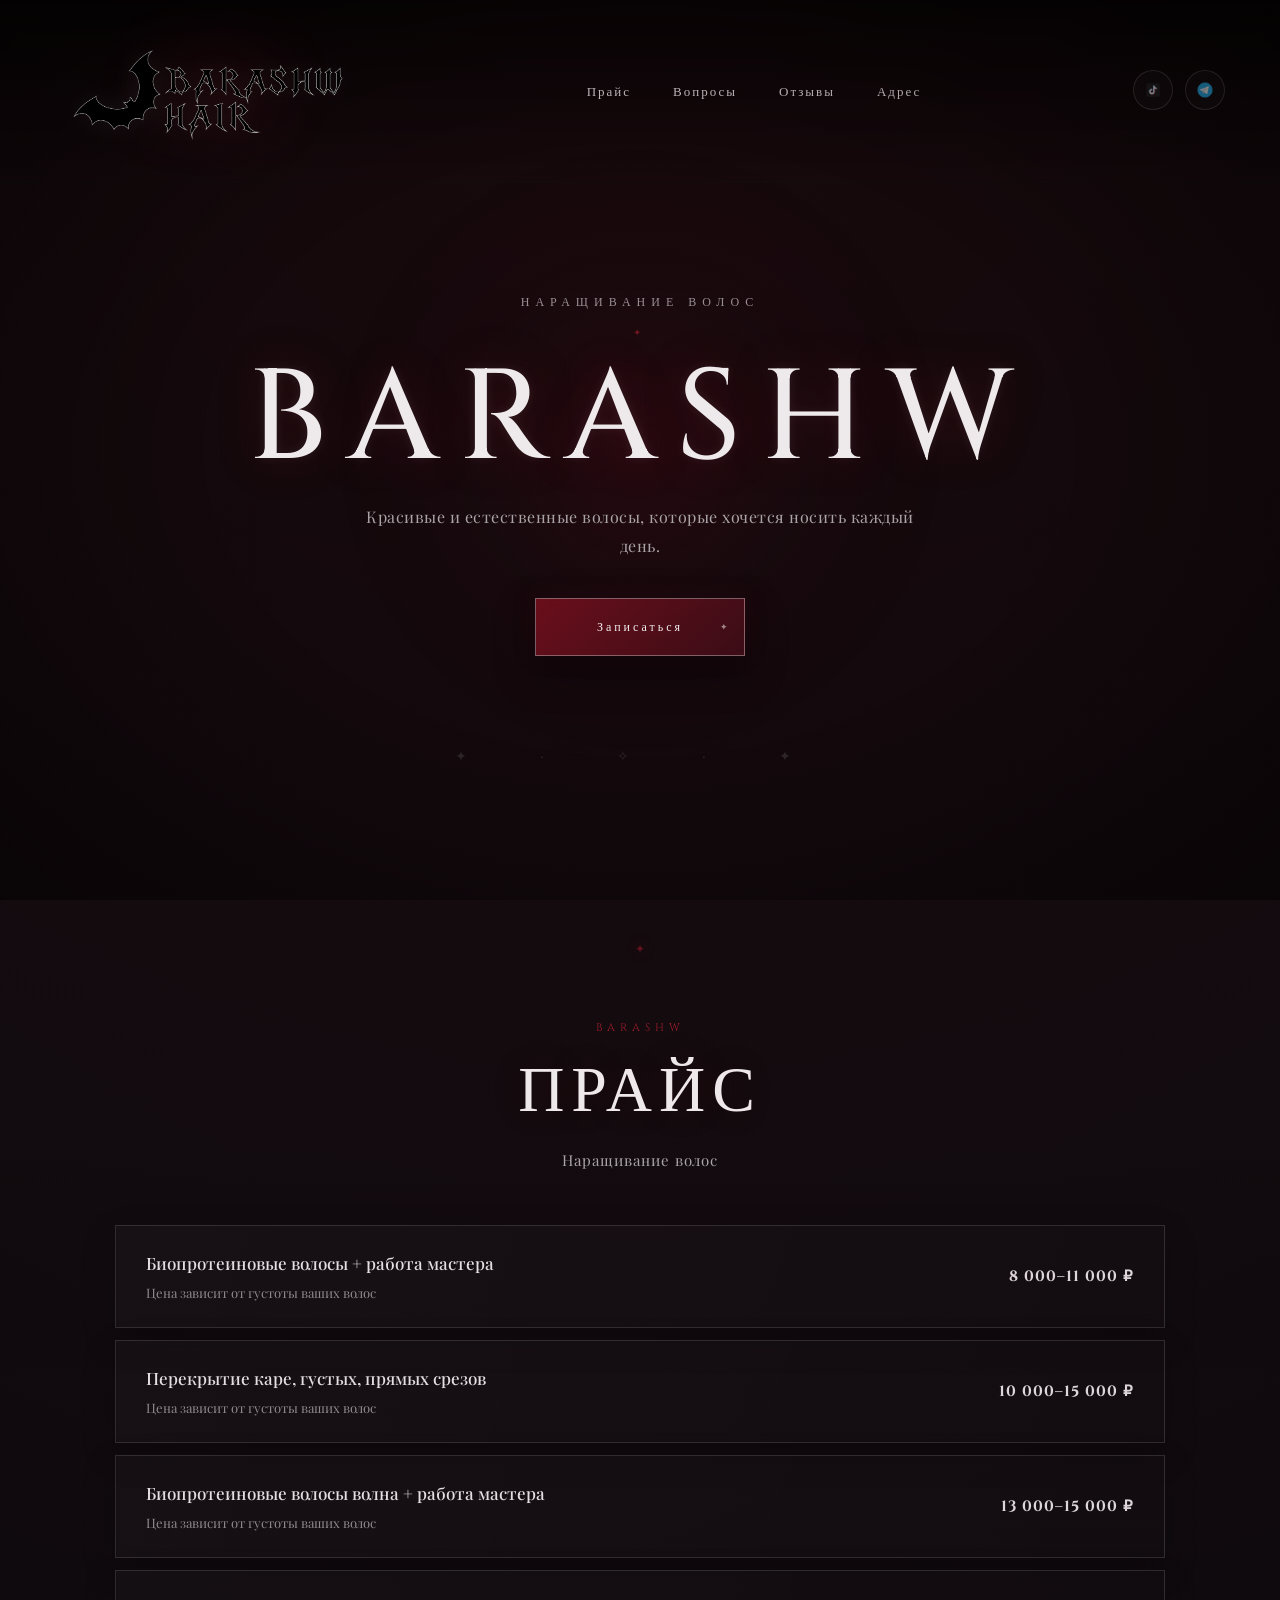
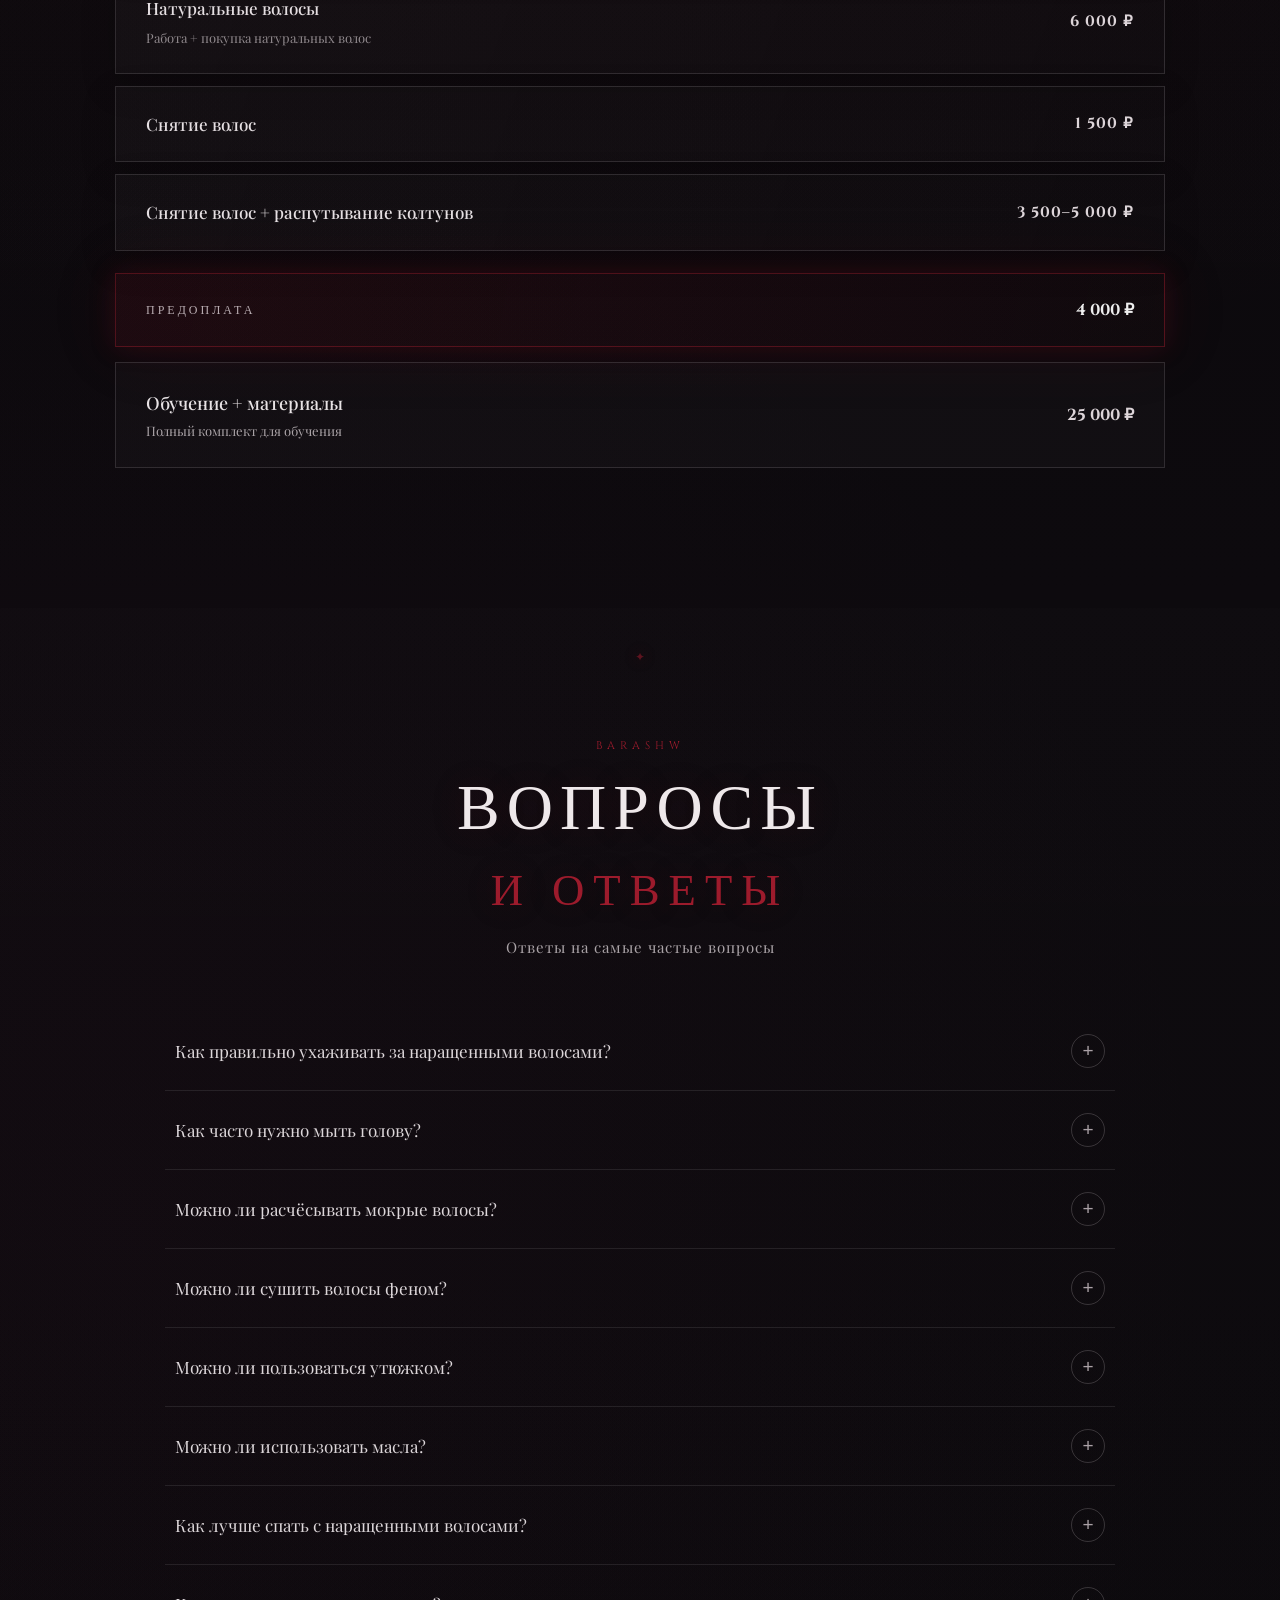
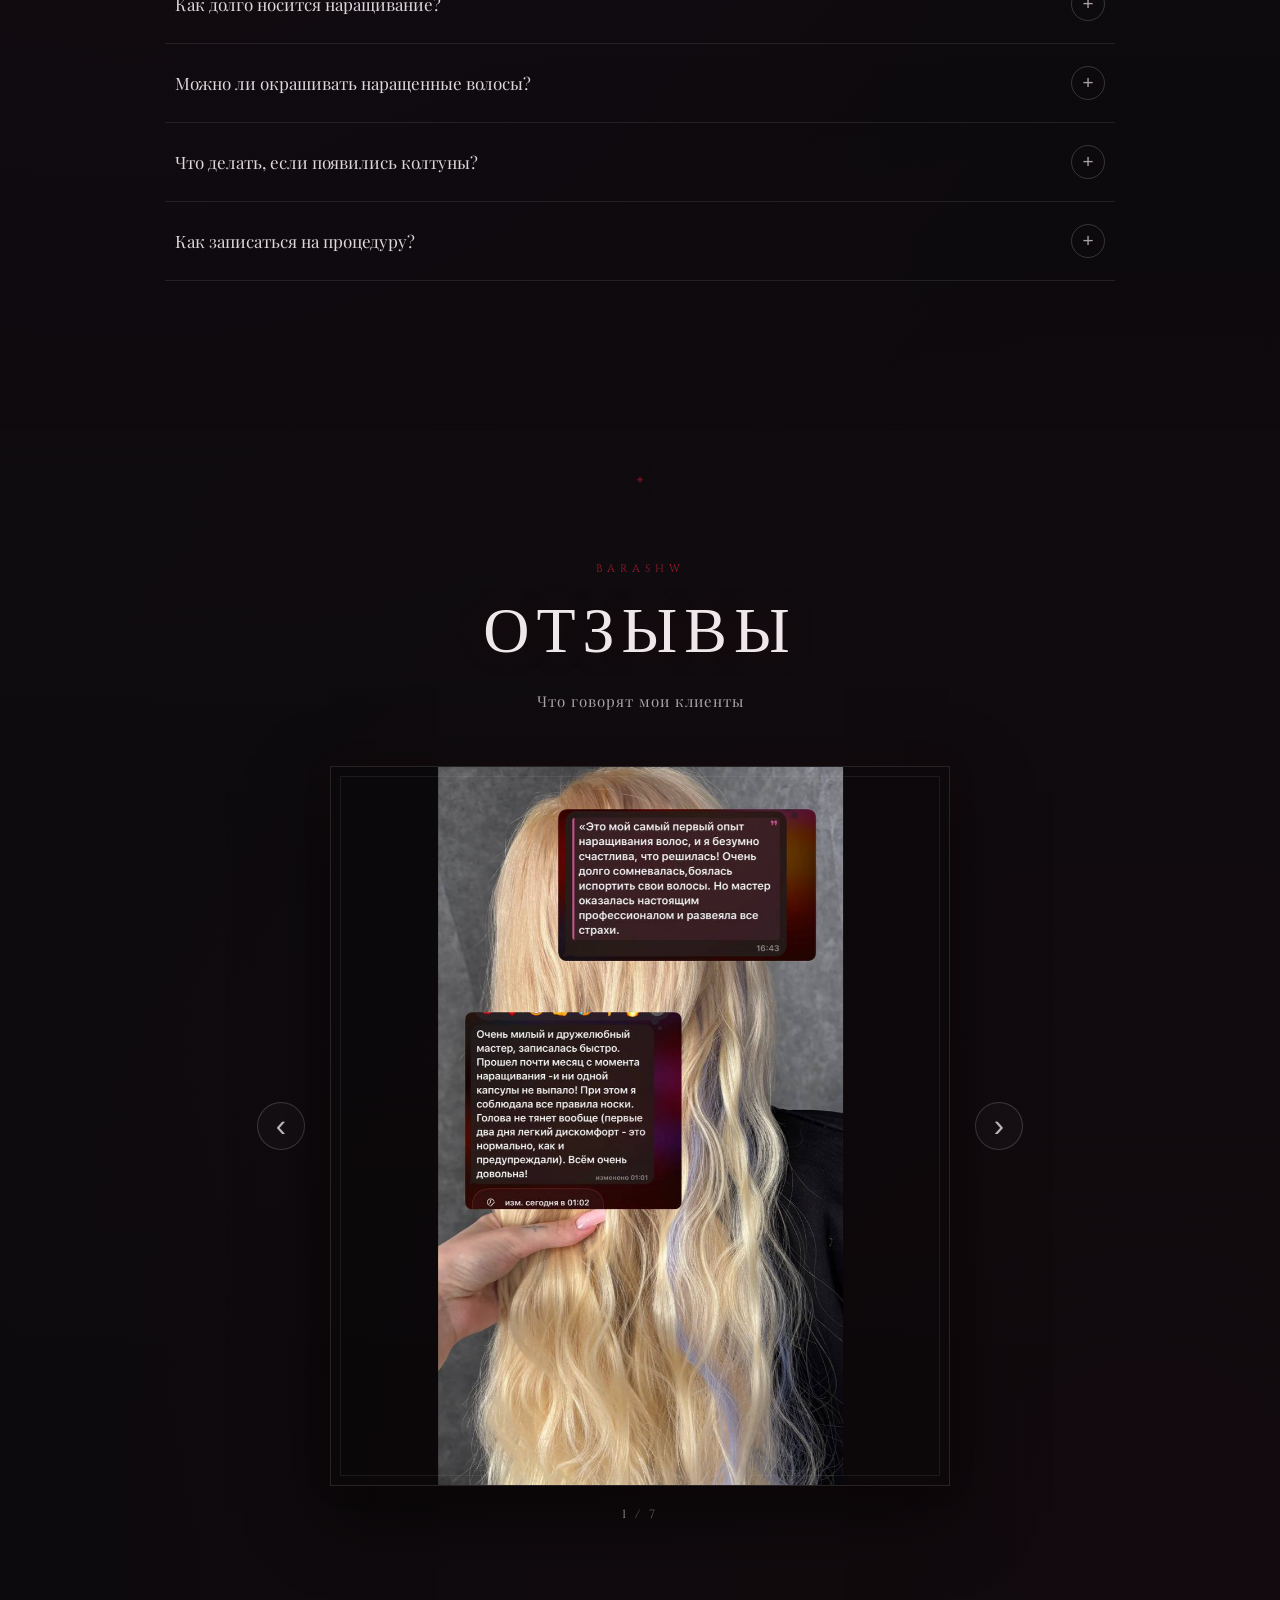
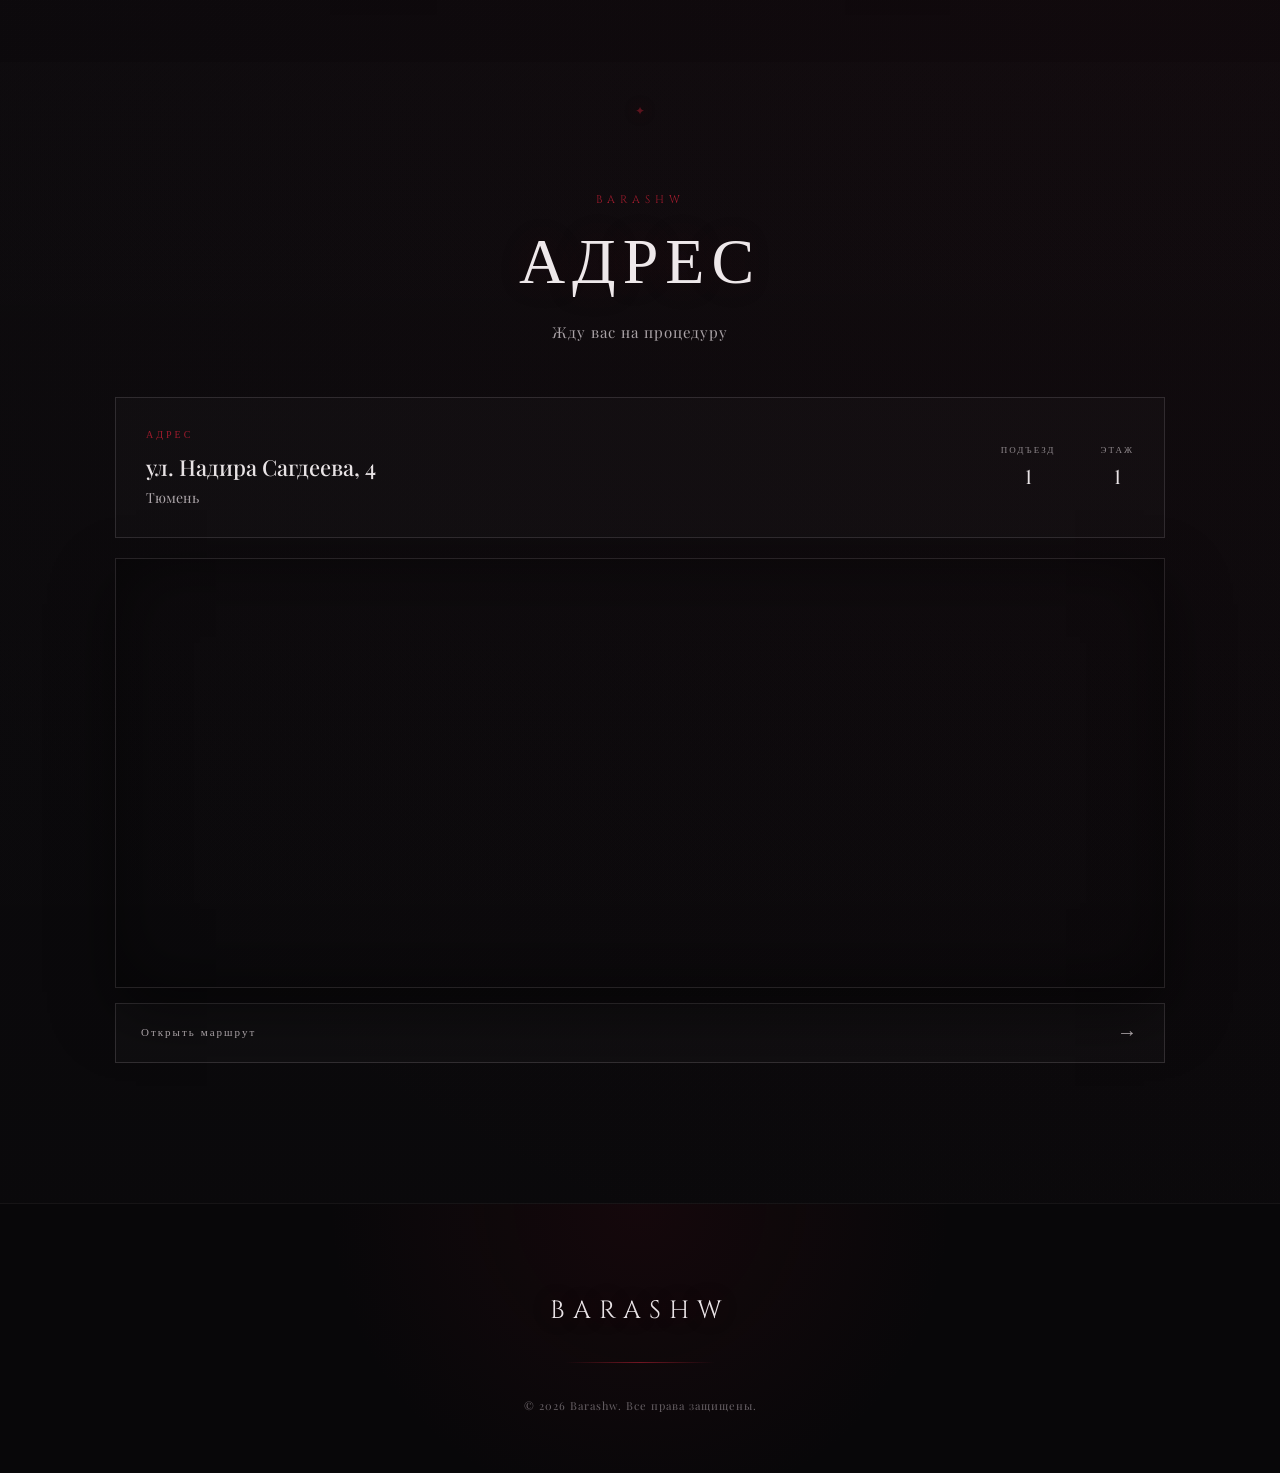
<file: index.html>
<!DOCTYPE html>
<html lang="ru">

<head>
    <meta charset="UTF-8">
    <meta name="viewport" content="width=device-width, initial-scale=1.0">

    <title>Наращивание волос Barashw</title>

    <link rel="shortcut icon"
          href="images/favicon.png"
          type="image/x-icon">

    <link rel="stylesheet"
          href="style.css">
</head>

<body>

<header class="header" id="top">

    <div class="header__container">

        <nav class="header__nav">

            <a href="#top" class="header__logo-link">

                <img
                    src="images/file-001.png"
                    alt="Barashw"
                    class="header__logo">

            </a>

            <ul class="header__list">

                <li>
                    <a href="#price" class="header__list-link">
                        Прайс
                    </a>
                </li>

                <li>
                    <a href="#faq" class="header__list-link">
                        Вопросы
                    </a>
                </li>

                <li>
                    <a href="#reviews" class="header__list-link">
                        Отзывы
                    </a>
                </li>

                <li>
                    <a href="#location" class="header__list-link">
                        Адрес
                    </a>
                </li>

            </ul>

            <div class="header__socials">

                <a
                    href="https://www.tiktok.com/"
                    class="header__social"
                    target="_blank"
                    rel="noopener noreferrer">

                    <img
                        src="images/tiktok.png"
                        alt="TikTok">

                </a>

                <a
                    href="https://t.me/"
                    class="header__social"
                    target="_blank"
                    rel="noopener noreferrer">

                    <img
                        src="images/telegram.png"
                        alt="Telegram">

                </a>

            </div>

        </nav>

    </div>

</header>


<!-- HERO -->

<section class="hero">

    <div class="hero__content">

        <p class="hero__small">
            НАРАЩИВАНИЕ ВОЛОС
        </p>

        <h1>
            BARASHW
        </h1>

        <p class="hero__text">
            Красивые и естественные волосы,
            которые хочется носить каждый день.
        </p>

        <a
            href="zapis.html"
            class="hero__button">

            Записаться

        </a>

    </div>

</section>


<!-- ПРАЙС -->

<section class="price" id="price">

    <div class="price__content">

        <div class="price__small-title">
            BARASHW
        </div>

        <h2 class="price__title">
            ПРАЙС
        </h2>

        <p class="price__subtitle">
            Наращивание волос
        </p>

        <div class="price__list">

            <div class="price__item">

                <div>
                    <h3>
                        Биопротеиновые волосы
                        + работа мастера
                    </h3>

                    <p>
                        Цена зависит от густоты ваших волос
                    </p>
                </div>

                <strong>
                    8 000–11 000 ₽
                </strong>

            </div>


            <div class="price__item">

                <div>
                    <h3>
                        Перекрытие каре,
                        густых, прямых срезов
                    </h3>

                    <p>
                        Цена зависит от густоты ваших волос
                    </p>
                </div>

                <strong>
                    10 000–15 000 ₽
                </strong>

            </div>


            <div class="price__item">

                <div>
                    <h3>
                        Биопротеиновые волосы
                        волна + работа мастера
                    </h3>

                    <p>
                        Цена зависит от густоты ваших волос
                    </p>
                </div>

                <strong>
                    13 000–15 000 ₽
                </strong>

            </div>


            <div class="price__item">

                <div>
                    <h3>
                        Натуральные волосы
                    </h3>

                    <p>
                        Работа + покупка натуральных волос
                    </p>
                </div>

                <strong>
                    6 000 ₽
                </strong>

            </div>


            <div class="price__item">

                <div>
                    <h3>
                        Снятие волос
                    </h3>
                </div>

                <strong>
                    1 500 ₽
                </strong>

            </div>


            <div class="price__item">

                <div>
                    <h3>
                        Снятие волос +
                        распутывание колтунов
                    </h3>
                </div>

                <strong>
                    3 500–5 000 ₽
                </strong>

            </div>

        </div>


        <div class="price__important">

            <span>
                ПРЕДОПЛАТА
            </span>

            <strong>
                4 000 ₽
            </strong>

        </div>


        <div class="price__education">

            <div>

                <h3>
                    Обучение + материалы
                </h3>

                <p>
                    Полный комплект для обучения
                </p>

            </div>

            <strong>
                25 000 ₽
            </strong>

        </div>

    </div>

</section>


<!-- FAQ -->

<section class="faq" id="faq">

    <div class="faq__header">

        <div class="faq__small-title">
            BARASHW
        </div>

        <h2 class="faq__title">
            ВОПРОСЫ
            <span>И ОТВЕТЫ</span>
        </h2>

        <p class="faq__subtitle">
            Ответы на самые частые вопросы
        </p>

    </div>


    <div class="faq__list">

        <div class="faq__item">

            <button class="faq__question" type="button">

                <span>
                    Как правильно ухаживать
                    за наращенными волосами?
                </span>

                <span class="faq__icon">+</span>

            </button>

            <div class="faq__answer">

                <p>
                    Расчёсывайте волосы 2–3 раза в день
                    мягкой щёткой, начиная с кончиков
                    и постепенно поднимаясь к корням.
                    Не ложитесь спать с мокрыми волосами
                    и не допускайте образования колтунов.
                </p>

            </div>

        </div>


        <div class="faq__item">

            <button class="faq__question" type="button">

                <span>
                    Как часто нужно мыть голову?
                </span>

                <span class="faq__icon">+</span>

            </button>

            <div class="faq__answer">

                <p>
                    Мыть голову рекомендуется по мере
                    необходимости. Используйте мягкий
                    шампунь и аккуратно массируйте кожу
                    головы, не травмируя места крепления.
                </p>

            </div>

        </div>


        <div class="faq__item">

            <button class="faq__question" type="button">

                <span>
                    Можно ли расчёсывать мокрые волосы?
                </span>

                <span class="faq__icon">+</span>

            </button>

            <div class="faq__answer">

                <p>
                    Не рекомендуется. Дождитесь, пока
                    волосы немного подсохнут, после чего
                    аккуратно расчешите их, начиная
                    с кончиков.
                </p>

            </div>

        </div>


        <div class="faq__item">

            <button class="faq__question" type="button">

                <span>
                    Можно ли сушить волосы феном?
                </span>

                <span class="faq__icon">+</span>

            </button>

            <div class="faq__answer">

                <p>
                    Да. Используйте низкую или среднюю
                    температуру и направляйте поток воздуха
                    сверху вниз. Не задерживайте горячий
                    воздух непосредственно на местах крепления.
                </p>

            </div>

        </div>


        <div class="faq__item">

            <button class="faq__question" type="button">

                <span>
                    Можно ли пользоваться утюжком?
                </span>

                <span class="faq__icon">+</span>

            </button>

            <div class="faq__answer">

                <p>
                    Да, но обязательно используйте
                    термозащиту. Не воздействуйте утюжком
                    непосредственно на места крепления.
                </p>

            </div>

        </div>


        <div class="faq__item">

            <button class="faq__question" type="button">

                <span>
                    Можно ли использовать масла?
                </span>

                <span class="faq__icon">+</span>

            </button>

            <div class="faq__answer">

                <p>
                    Используйте масла и уходовые средства
                    только по рекомендации мастера.
                    Некоторые средства могут негативно
                    влиять на места крепления.
                </p>

            </div>

        </div>


        <div class="faq__item">

            <button class="faq__question" type="button">

                <span>
                    Как лучше спать с наращенными волосами?
                </span>

                <span class="faq__icon">+</span>

            </button>

            <div class="faq__answer">

                <p>
                    Перед сном аккуратно расчешите волосы
                    и соберите их в свободную косу или
                    низкий хвост. Не ложитесь спать
                    с мокрыми волосами.
                </p>

            </div>

        </div>


        <div class="faq__item">

            <button class="faq__question" type="button">

                <span>
                    Как долго носится наращивание?
                </span>

                <span class="faq__icon">+</span>

            </button>

            <div class="faq__answer">

                <p>
                    Срок носки зависит от скорости роста
                    собственных волос, густоты, типа
                    наращивания и домашнего ухода.
                </p>

            </div>

        </div>


        <div class="faq__item">

            <button class="faq__question" type="button">

                <span>
                    Можно ли окрашивать
                    наращенные волосы?
                </span>

                <span class="faq__icon">+</span>

            </button>

            <div class="faq__answer">

                <p>
                    Возможность окрашивания зависит
                    от типа волос и способа наращивания.
                    Перед окрашиванием обязательно
                    проконсультируйтесь с мастером.
                </p>

            </div>

        </div>


        <div class="faq__item">

            <button class="faq__question" type="button">

                <span>
                    Что делать, если появились колтуны?
                </span>

                <span class="faq__icon">+</span>

            </button>

            <div class="faq__answer">

                <p>
                    Не пытайтесь резко выдёргивать
                    или распутывать колтун самостоятельно.
                    При необходимости обратитесь к мастеру
                    для профессионального распутывания.
                </p>

            </div>

        </div>


        <div class="faq__item">

            <button class="faq__question" type="button">

                <span>
                    Как записаться на процедуру?
                </span>

                <span class="faq__icon">+</span>

            </button>

            <div class="faq__answer">

                <p>
                    Для записи перейдите на страницу
                    записи через кнопку «Записаться».
                    Работа осуществляется по предоплате
                    4 000 ₽.
                </p>

            </div>

        </div>

    </div>

</section>


<!-- ОТЗЫВЫ -->

<section class="reviews" id="reviews">

    <div class="reviews__content">

        <div class="reviews__small-title">
            BARASHW
        </div>

        <h2 class="reviews__title">
            ОТЗЫВЫ
        </h2>

        <p class="reviews__subtitle">
            Что говорят мои клиенты
        </p>


        <div class="reviews__slider">

            <button
                class="reviews__arrow"
                id="prevReview"
                type="button"
                aria-label="Предыдущий отзыв">

                ‹

            </button>


            <div class="reviews__photo">

                <img
                    id="reviewImage"
                    src="images/otzyv.png"
                    alt="Отзыв клиента"
                    draggable="false">

            </div>


            <button
                class="reviews__arrow"
                id="nextReview"
                type="button"
                aria-label="Следующий отзыв">

                ›

            </button>

        </div>


        <div class="reviews__counter">

            <span id="currentReview">
                1
            </span>

            /

            <span id="totalReviews">
                7
            </span>

        </div>

    </div>

</section>


<!-- АДРЕС -->

<section class="location" id="location">

    <div class="location__content">

        <div class="location__small-title">
            BARASHW
        </div>

        <h2 class="location__title">
            АДРЕС
        </h2>

        <p class="location__subtitle">
            Жду вас на процедуру
        </p>


        <div class="location__info">

            <div class="location__address">

                <span class="location__label">
                    АДРЕС
                </span>

                <h3>
                    ул. Надира Сагдеева, 4
                </h3>

                <p>
                    Тюмень
                </p>

            </div>


            <div class="location__details">

                <div>

                    <span>
                        ПОДЪЕЗД
                    </span>

                    <strong>
                        1
                    </strong>

                </div>


                <div>

                    <span>
                        ЭТАЖ
                    </span>

                    <strong>
                        1
                    </strong>

                </div>

            </div>

        </div>


        <div class="location__map">

            <iframe
                src="https://www.openstreetmap.org/export/embed.html?bbox=65.6425%2C57.1835%2C65.6505%2C57.1885&layer=mapnik&marker=57.185929%2C65.64665"
                loading="lazy"
                title="Карта — ул. Надира Сагдеева, 4, Тюмень">
            </iframe>

        </div>


        <a
            class="location__route"
            href="https://2gis.ru/tyumen/directions/points/%7C65.64665%2C57.185929"
            target="_blank"
            rel="noopener noreferrer">

            <span>
                Открыть маршрут
            </span>

            <span class="location__arrow">
                →
            </span>

        </a>

    </div>

</section>


<!-- FOOTER -->

<footer class="footer">

    <div class="footer__content">

        <div class="footer__brand">
            BARASHW
        </div>
        <div class="footer__line"></div>

        <p class="footer__copyright">
            © 2026 Barashw. Все права защищены.
        </p>

    </div>

</footer>


<!-- КНОПКА НАВЕРХ -->

<a
    href="#top"
    class="floating-top"
    id="floatingTop"
    aria-label="Вернуться наверх">

    ↑

</a>


<script>

/* =====================================================
   FAQ
===================================================== */

const faqQuestions =
    document.querySelectorAll(".faq__question");


faqQuestions.forEach(function(button) {

    button.addEventListener("click", function() {

        const currentItem =
            this.closest(".faq__item");

        const isOpen =
            currentItem.classList.contains("active");


        document
            .querySelectorAll(".faq__item")
            .forEach(function(item) {

                item.classList.remove("active");

            });


        if (!isOpen) {

            currentItem.classList.add("active");

        }

    });

});


/* =====================================================
   ОТЗЫВЫ
===================================================== */

const reviews = [

    "images/otzyv.png",
    "images/otzyv2.png",
    "images/otzyv3.png",
    "images/otzyv4.png",
    "images/otzyv5.png",
    "images/otzyv6.png",
    "images/otzyv7.png"

];


let currentReviewIndex = 0;

let reviewChanging = false;


const reviewImage =
    document.getElementById("reviewImage");

const currentReview =
    document.getElementById("currentReview");

const totalReviews =
    document.getElementById("totalReviews");

const prevReview =
    document.getElementById("prevReview");

const nextReview =
    document.getElementById("nextReview");

const reviewPhoto =
    document.querySelector(".reviews__photo");


/* Количество */

totalReviews.textContent =
    reviews.length;


/* =====================================================
   ПОКАЗ ОТЗЫВА
===================================================== */

function showReview(index, direction = "next") {

    if (reviewChanging) {
        return;
    }

    reviewChanging = true;


    currentReviewIndex =
        (index + reviews.length) %
        reviews.length;


    reviewImage.classList.remove(
        "review-next",
        "review-prev"
    );


    void reviewImage.offsetWidth;


    reviewImage.src =
        reviews[currentReviewIndex];


    if (direction === "next") {

        reviewImage.classList.add(
            "review-next"
        );

    } else {

        reviewImage.classList.add(
            "review-prev"
        );

    }


    currentReview.textContent =
        currentReviewIndex + 1;


    setTimeout(function() {

        reviewChanging = false;

    }, 400);

}


/* =====================================================
   НАЗАД
===================================================== */

prevReview.addEventListener(
    "click",
    function() {

        showReview(
            currentReviewIndex - 1,
            "prev"
        );

    }
);


/* =====================================================
   ВПЕРЁД
===================================================== */

nextReview.addEventListener(
    "click",
    function() {

        showReview(
            currentReviewIndex + 1,
            "next"
        );

    }
);


/* =====================================================
   ПРЕДЗАГРУЗКА
===================================================== */

reviews.forEach(function(src) {

    const image =
        new Image();

    image.src = src;

});


/* =====================================================
   СВАЙП
===================================================== */

let touchStartX = 0;
let touchStartY = 0;

reviewPhoto.addEventListener(
    "touchstart",
    function(event) {

        if (!event.touches.length) {
            return;
        }

        touchStartX =
            event.touches[0].clientX;

        touchStartY =
            event.touches[0].clientY;

    },
    {
        passive: true
    }
);


reviewPhoto.addEventListener(
    "touchend",
    function(event) {

        if (!event.changedTouches.length) {
            return;
        }

        const touchEndX =
            event.changedTouches[0].clientX;

        const touchEndY =
            event.changedTouches[0].clientY;


        const distanceX =
            touchEndX - touchStartX;

        const distanceY =
            touchEndY - touchStartY;


        /*
         * Если движение в основном вертикальное,
         * не переключаем отзыв.
         */

        if (
            Math.abs(distanceY) >
            Math.abs(distanceX)
        ) {

            return;

        }


        /*
         * Минимальная длина свайпа
         */

        if (
            Math.abs(distanceX) < 50
        ) {

            return;

        }


        /*
         * Влево → следующий
         */

        if (distanceX < 0) {

            showReview(
                currentReviewIndex + 1,
                "next"
            );

        }


        /*
         * Вправо → предыдущий
         */

        else {

            showReview(
                currentReviewIndex - 1,
                "prev"
            );

        }

    },
    {
        passive: true
    }
);


/* =====================================================
   ПЕРВЫЙ ОТЗЫВ
===================================================== */

showReview(0);


/* =====================================================
   КНОПКА НАВЕРХ
===================================================== */

const floatingTop =
    document.getElementById("floatingTop");


window.addEventListener(
    "scroll",
    function() {

        if (window.scrollY > 400) {

            floatingTop.classList.add("show");

        } else {

            floatingTop.classList.remove("show");

        }

    },
    {
        passive: true
    }
);

</script>

</body>
</html>
</file>
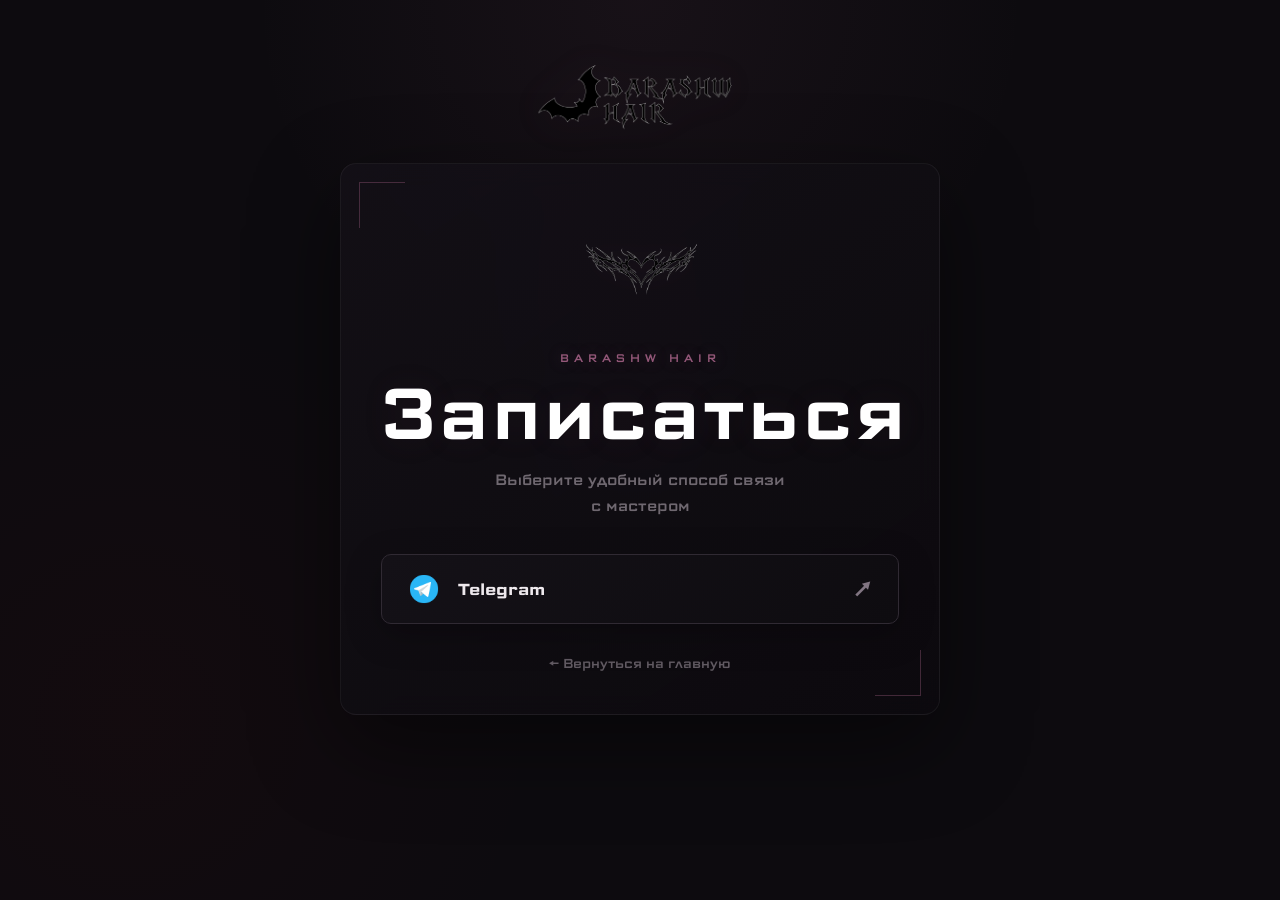
<file: zapis.html>
<!DOCTYPE html>
<html lang="ru">

<head>

    <meta charset="UTF-8">

    <meta
        name="viewport"
        content="width=device-width, initial-scale=1.0">

    <title>Запись — Barashw Hair</title>

    <link
        rel="shortcut icon"
        href="images/favicon.png"
        type="image/x-icon">

    <link rel="preconnect" href="https://fonts.googleapis.com">

    <link
        rel="preconnect"
        href="https://fonts.gstatic.com"
        crossorigin>

    <link
        href="https://fonts.googleapis.com/css2?family=Science+Gothic:wght@100..900&display=swap"
        rel="stylesheet">

    <link
        rel="stylesheet"
        href="zapis.css">

</head>


<body>

    <main class="booking">


        <!-- =================================================
             ЛОГОТИП
        ================================================== -->

        <a
            href="index.html"
            class="booking__logo-link">

            <img
                class="booking__logo"
                src="images/file-001.png"
                alt="Barashw Hair"
                draggable="false">

        </a>



        <!-- =================================================
             ОСНОВНОЙ БЛОК
        ================================================== -->

        <section class="booking__content">


            <!-- КАРТИНКА -->

            <a
                href="index.html"
                class="booking__triabl-link">

                <img
                    class="booking__triabl"
                    src="images/triabl.png"
                    alt="Barashw Hair"
                    draggable="false">

            </a>



            <!-- МАЛЕНЬКИЙ ЗАГОЛОВОК -->

            <p class="booking__small-title">
                BARASHW HAIR
            </p>



            <!-- ЗАГОЛОВОК -->

            <h1 class="booking__title">
                Записаться
            </h1>



            <!-- ПОДЗАГОЛОВОК -->

            <p class="booking__subtitle">
                Выберите удобный способ связи<br>
                с мастером
            </p>



            <!-- =================================================
                 СОЦИАЛЬНЫЕ СЕТИ
            ================================================== -->

            <div class="booking__socials">


                <!-- TELEGRAM -->

                <a
                    class="booking__social"
                    href="https://t.me/kikiseee"
                    target="_blank"
                    rel="noopener noreferrer">

                    <img
                        src="images/telegram.png"
                        alt="Telegram">

                    <span>
                        Telegram
                    </span>

                    <span class="booking__arrow">
                        ↗
                    </span>

                </a>


            </div>



            <!-- =================================================
                 НАЗАД
            ================================================== -->

            <a
                class="booking__back"
                href="index.html">

                ← Вернуться на главную

            </a>


        </section>


    </main>


</body>

</html>
</file>
<file: style.css>
/* =========================================================
   BARASHW — GOTHIC LUXURY STYLE
   Расположение блоков не меняется
========================================================= */

@import url('https://fonts.googleapis.com/css2?family=Cinzel:wght@400;500;600;700&family=Playfair+Display:wght@400;500;600;700&display=swap');


/* =========================================================
   ОСНОВНЫЕ ПЕРЕМЕННЫЕ
========================================================= */

:root {
    --bg: #0b090c;
    --bg-soft: #100d11;
    --bg-card: rgba(25, 20, 25, 0.72);

    --red: #720f1d;
    --red-light: #9c1b2c;
    --red-dark: #3d0d16;

    --text: #e8e3e5;
    --text-soft: #aaa3a7;
    --silver: #b8afb4;

    --border: rgba(184, 175, 180, 0.18);
    --border-red: rgba(114, 15, 29, 0.55);

    --shadow:
        0 25px 80px rgba(0, 0, 0, 0.55);

    --red-glow:
        0 0 25px rgba(114, 15, 29, 0.25),
        0 0 70px rgba(114, 15, 29, 0.12);

    --transition:
        0.35s cubic-bezier(.22, .61, .36, 1);
}


/* =========================================================
   RESET
========================================================= */

* {
    margin: 0;
    padding: 0;
    box-sizing: border-box;
}

html {
    scroll-behavior: smooth;
    background: var(--bg);
}

body {
    min-width: 320px;

    background:
        radial-gradient(
            circle at 50% 0%,
            rgba(114, 15, 29, 0.14),
            transparent 32%
        ),
        radial-gradient(
            circle at 10% 45%,
            rgba(80, 20, 50, 0.07),
            transparent 30%
        ),
        radial-gradient(
            circle at 90% 75%,
            rgba(114, 15, 29, 0.06),
            transparent 30%
        ),
        linear-gradient(
            180deg,
            #09080a 0%,
            #0d0a0e 35%,
            #0a090b 100%
        );

    color: var(--text);

    font-family:
        "Playfair Display",
        Georgia,
        serif;

    overflow-x: hidden;

    position: relative;
}


/* =========================================================
   ТЕКСТУРНЫЙ СЛОЙ
========================================================= */

body::before {
    content: "";

    position: fixed;

    inset: 0;

    pointer-events: none;

    z-index: 9999;

    opacity: 0.055;

    background-image:
        radial-gradient(
            rgba(255,255,255,.8) 0.6px,
            transparent 0.6px
        );

    background-size: 5px 5px;

    mix-blend-mode: overlay;
}


/* =========================================================
   ВИНЬЕТКА
========================================================= */

body::after {
    content: "";

    position: fixed;

    inset: 0;

    pointer-events: none;

    z-index: 9998;

    background:
        radial-gradient(
            ellipse at center,
            transparent 48%,
            rgba(0,0,0,.45) 100%
        );
}


/* =========================================================
   ОБЩИЕ ССЫЛКИ
========================================================= */

a {
    color: inherit;
    text-decoration: none;
}


/* =========================================================
   ШАПКА
========================================================= */

.header {
    width: 100%;

    position: absolute;

    top: 0;
    left: 0;

    z-index: 100;

    background:
        linear-gradient(
            180deg,
            rgba(0,0,0,.62),
            transparent
        );

    border-bottom:
        1px solid rgba(255,255,255,.035);
}

.header__container {
    width: 100%;
    max-width: 1500px;

    margin: 0 auto;

    padding: 22px 55px;
}

.header__nav {
    width: 100%;

    display: flex;

    align-items: center;

    justify-content: space-between;

    gap: 40px;
}


/* =========================================================
   ЛОГОТИП
========================================================= */

.header__logo-link {
    display: flex;

    align-items: center;

    flex-shrink: 0;

    position: relative;
}

.header__logo-link::after {
    content: "";

    position: absolute;

    width: 85%;

    height: 85%;

    left: 50%;
    top: 50%;

    transform: translate(-50%, -50%);

    background:
        radial-gradient(
            circle,
            rgba(140, 20, 40, .22),
            transparent 70%
        );

    filter: blur(18px);

    z-index: -1;

    opacity: .7;

    transition:
        opacity var(--transition),
        transform var(--transition);
}

.header__logo {
    width: 320px;
    height: auto;
    display: block;
    flex-shrink: 0;

    /* чтобы логотип был лучше виден на тёмном фоне */
    filter:
        brightness(1.35)
        contrast(1.15)
        drop-shadow(0 0 12px rgba(255, 255, 255, 0.08));

    transition:
        transform 0.35s ease,
        filter 0.35s ease;
}

.header__logo:hover {
    transform: scale(1.04);

    filter:
        brightness(1.5)
        contrast(1.2)
        drop-shadow(0 0 18px rgba(150, 0, 0, 0.25));
}


/* =========================================================
   НАВИГАЦИЯ
========================================================= */

.header__list {
    list-style: none;

    display: flex;

    align-items: center;

    justify-content: center;

    gap: 42px;

    flex: 1;
}

.header__list-link {
    position: relative;

    font-family:
        "Cinzel",
        Georgia,
        serif;

    font-size: 13px;

    letter-spacing: 2px;

    color: #c9c3c6;

    transition:
        color var(--transition);
}

.header__list-link::before {
    content: "✦";

    position: absolute;

    left: 50%;

    bottom: -19px;

    transform:
        translateX(-50%)
        scale(.5);

    color: var(--red-light);

    opacity: 0;

    transition:
        opacity var(--transition),
        transform var(--transition);
}

.header__list-link::after {
    content: "";

    position: absolute;

    left: 0;
    bottom: -7px;

    width: 0;

    height: 1px;

    background:
        linear-gradient(
            90deg,
            transparent,
            var(--red-light),
            transparent
        );

    transition:
        width var(--transition);
}

.header__list-link:hover {
    color: #fff;

    text-shadow:
        0 0 14px rgba(156,27,44,.5);
}

.header__list-link:hover::after {
    width: 100%;
}

.header__list-link:hover::before {
    opacity: 1;

    transform:
        translateX(-50%)
        scale(1);
}


/* =========================================================
   СОЦИАЛЬНЫЕ ИКОНКИ
========================================================= */

.header__socials {
    display: flex;

    align-items: center;

    gap: 12px;

    flex-shrink: 0;
}

.header__social {
    width: 40px;
    height: 40px;

    display: flex;

    align-items: center;
    justify-content: center;

    border:
        1px solid rgba(184,175,180,.2);

    background:
        rgba(255,255,255,.025);

    border-radius: 50%;

    transition:
        transform var(--transition),
        border-color var(--transition),
        background var(--transition),
        box-shadow var(--transition);
}

.header__social img {
    width: 18px;
    height: 18px;

    object-fit: contain;

    opacity: .72;

    transition:
        opacity var(--transition),
        transform var(--transition);
}

.header__social:hover {
    transform: translateY(-3px);

    border-color:
        rgba(156,27,44,.7);

    background:
        rgba(114,15,29,.15);

    box-shadow:
        0 0 20px rgba(114,15,29,.22);
}

.header__social:hover img {
    opacity: 1;

    transform: scale(1.08);
}


/* =========================================================
   HERO
========================================================= */

.hero {
    min-height: 100vh;

    width: 100%;

    display: flex;

    align-items: center;

    justify-content: center;

    text-align: center;

    position: relative;

    overflow: hidden;

    padding:
        150px 30px
        100px;
}


/* свет за заголовком */

.hero::before {
    content: "";

    position: absolute;

    width: 600px;
    height: 600px;

    left: 50%;
    top: 50%;

    transform: translate(-50%, -50%);

    background:
        radial-gradient(
            circle,
            rgba(114,15,29,.18),
            rgba(70,10,25,.07) 35%,
            transparent 70%
        );

    filter: blur(15px);

    animation:
        heroGlow 7s ease-in-out infinite alternate;
}

@keyframes heroGlow {
    from {
        transform:
            translate(-50%, -50%)
            scale(.9);

        opacity: .65;
    }

    to {
        transform:
            translate(-50%, -50%)
            scale(1.1);

        opacity: 1;
    }
}


/* декоративная пыль */

.hero::after {
    content: "✦     ·          ✧              ·       ✦";

    position: absolute;

    width: 100%;

    left: 0;

    bottom: 15%;

    color:
        rgba(184,175,180,.17);

    font-size: 14px;

    letter-spacing: 35px;

    animation:
        floatingDust 9s ease-in-out infinite;
}

@keyframes floatingDust {
    0%,100% {
        transform: translateX(-15px);
        opacity: .35;
    }

    50% {
        transform: translateX(15px);
        opacity: .75;
    }
}

.hero__content {
    position: relative;

    z-index: 2;

    max-width: 900px;
}


/* =========================================================
   HERO SMALL
========================================================= */

.hero__small {
    font-family:
        "Cinzel",
        Georgia,
        serif;

    font-size: 12px;

    letter-spacing: 6px;

    color: var(--silver);

    margin-bottom: 22px;

    opacity: .8;

    position: relative;
}

.hero__small::after {
    content: "✦";

    display: block;

    margin-top: 16px;

    color: var(--red-light);

    font-size: 10px;

    opacity: .8;
}


/* =========================================================
   HERO TITLE
========================================================= */

.hero h1 {
    margin: 10px 0 26px;

    font-family:
        "Cinzel",
        Georgia,
        serif;

    font-size:
        clamp(64px, 10vw, 145px);

    font-weight: 500;

    letter-spacing:
        clamp(8px, 2vw, 20px);

    line-height: .9;

    color: #eee9eb;

    text-shadow:
        0 0 12px rgba(255,255,255,.08),
        0 0 45px rgba(114,15,29,.32);

    animation:
        titlePulse 5s ease-in-out infinite;
}

@keyframes titlePulse {
    0%,100% {
        text-shadow:
            0 0 12px rgba(255,255,255,.08),
            0 0 35px rgba(114,15,29,.22);
    }

    50% {
        text-shadow:
            0 0 18px rgba(255,255,255,.12),
            0 0 65px rgba(114,15,29,.4);
    }
}


/* =========================================================
   HERO TEXT
========================================================= */

.hero__text {
    max-width: 570px;

    margin: 0 auto 38px;

    color: var(--text-soft);

    font-size: 16px;

    line-height: 1.8;

    letter-spacing: .5px;
}


/* =========================================================
   КНОПКА
========================================================= */

.hero__button {
    display: inline-flex;

    align-items: center;
    justify-content: center;

    min-width: 210px;

    min-height: 58px;

    padding: 15px 35px;

    position: relative;

    overflow: hidden;

    border:
        1px solid rgba(184,175,180,.5);

    background:
        linear-gradient(
            135deg,
            rgba(114,15,29,.9),
            rgba(61,13,22,.95)
        );

    color: #f2edef;

    font-family:
        "Cinzel",
        Georgia,
        serif;

    font-size: 12px;

    letter-spacing: 3px;

    box-shadow:
        0 15px 40px rgba(0,0,0,.45),
        0 0 25px rgba(114,15,29,.15);

    transition:
        transform var(--transition),
        box-shadow var(--transition),
        border-color var(--transition);
}

.hero__button::before {
    content: "";

    position: absolute;

    width: 130px;
    height: 100%;

    left: -150px;
    top: 0;

    background:
        linear-gradient(
            90deg,
            transparent,
            rgba(255,255,255,.2),
            transparent
        );

    transform: skewX(-20deg);

    transition: left .7s ease;
}

.hero__button::after {
    content: "✦";

    position: absolute;

    right: 13px;

    color: rgba(255,255,255,.5);

    font-size: 9px;
}

.hero__button:hover {
    transform:
        translateY(-5px);

    border-color:
        rgba(184,175,180,.8);

    box-shadow:
        0 20px 45px rgba(0,0,0,.55),
        0 0 35px rgba(114,15,29,.35);
}

.hero__button:hover::before {
    left: 120%;
}


/* =========================================================
   ОБЩИЕ СЕКЦИИ
========================================================= */

.price,
.faq,
.reviews,
.location {
    position: relative;

    width: 100%;

    background:
        linear-gradient(
            180deg,
            rgba(255,255,255,.008),
            transparent
        );
}

.price::before,
.faq::before,
.reviews::before,
.location::before {
    content: "✦";

    position: absolute;

    top: 40px;

    left: 50%;

    transform: translateX(-50%);

    color: rgba(156,27,44,.55);

    font-size: 12px;

    text-shadow:
        0 0 15px rgba(156,27,44,.4);
}


/* =========================================================
   PRICE
========================================================= */

.price {
    padding:
        120px 70px
        140px;
}

.price__content {
    max-width: 1050px;

    margin: 0 auto;
}

.price__small-title,
.faq__small-title,
.reviews__small-title,
.location__small-title {
    font-family:
        "Cinzel",
        Georgia,
        serif;

    color: var(--red-light);

    letter-spacing: 5px;

    font-size: 11px;

    text-align: center;

    margin-bottom: 14px;
}

.price__title,
.faq__title,
.reviews__title,
.location__title {
    font-family:
        "Cinzel",
        Georgia,
        serif;

    font-size:
        clamp(38px, 5vw, 64px);

    font-weight: 500;

    letter-spacing: 7px;

    text-align: center;

    color: #eee8ea;

    text-shadow:
        0 0 35px rgba(114,15,29,.2);
}

.price__subtitle,
.faq__subtitle,
.reviews__subtitle,
.location__subtitle {
    text-align: center;

    color: var(--text-soft);

    margin-top: 15px;

    font-size: 15px;

    letter-spacing: 1px;
}


/* =========================================================
   PRICE ITEMS
========================================================= */

.price__list {
    margin-top: 55px;

    display: flex;

    flex-direction: column;

    gap: 12px;
}

.price__item {
    display: flex;

    align-items: center;

    justify-content: space-between;

    gap: 30px;

    padding: 25px 30px;

    position: relative;

    overflow: hidden;

    background:
        linear-gradient(
            110deg,
            rgba(255,255,255,.025),
            rgba(255,255,255,.008)
        );

    border:
        1px solid var(--border);

    box-shadow:
        0 12px 35px rgba(0,0,0,.2);

    transition:
        transform var(--transition),
        border-color var(--transition),
        background var(--transition),
        box-shadow var(--transition);
}

.price__item::before {
    content: "";

    position: absolute;

    left: 0;
    top: 0;

    width: 2px;
    height: 100%;

    background:
        linear-gradient(
            180deg,
            transparent,
            var(--red-light),
            transparent
        );

    transform: scaleY(.2);

    opacity: 0;

    transition:
        transform var(--transition),
        opacity var(--transition);
}

.price__item:hover {
    transform: translateX(7px);

    border-color:
        rgba(114,15,29,.45);

    background:
        linear-gradient(
            110deg,
            rgba(114,15,29,.09),
            rgba(255,255,255,.015)
        );

    box-shadow:
        0 18px 45px rgba(0,0,0,.35),
        0 0 25px rgba(114,15,29,.08);
}

.price__item:hover::before {
    transform: scaleY(1);

    opacity: 1;
}

.price__item h3 {
    font-family:
        "Playfair Display",
        Georgia,
        serif;

    font-size: 17px;

    font-weight: 500;

    line-height: 1.45;

    color: #e5dfe2;
}

.price__item p {
    margin-top: 7px;

    color: #8f888c;

    font-size: 13px;

    line-height: 1.5;
}

.price__item strong {
    flex-shrink: 0;

    color: #ddd5d9;

    font-family:
        "Cinzel",
        Georgia,
        serif;

    font-size: 15px;

    letter-spacing: 1px;

    white-space: nowrap;
}


/* =========================================================
   PRICE IMPORTANT
========================================================= */

.price__important {
    margin-top: 22px;

    display: flex;

    align-items: center;

    justify-content: space-between;

    padding: 25px 30px;

    border:
        1px solid rgba(156,27,44,.45);

    background:
        linear-gradient(
            100deg,
            rgba(114,15,29,.16),
            rgba(114,15,29,.04)
        );

    box-shadow:
        var(--red-glow);
}

.price__important span {
    font-family:
        "Cinzel",
        Georgia,
        serif;

    letter-spacing: 3px;

    font-size: 12px;

    color: #b9adb2;
}

.price__important strong {
    color: #eee;

    font-family:
        "Cinzel",
        Georgia,
        serif;
}


/* =========================================================
   EDUCATION
========================================================= */

.price__education {
    margin-top: 15px;

    display: flex;

    align-items: center;

    justify-content: space-between;

    padding: 28px 30px;

    border:
        1px solid var(--border);

    background:
        rgba(255,255,255,.018);
}

.price__education h3 {
    font-size: 18px;

    font-weight: 500;
}

.price__education p {
    margin-top: 7px;

    color: var(--text-soft);

    font-size: 13px;
}

.price__education strong {
    font-family:
        "Cinzel",
        Georgia,
        serif;

    color: #ddd5d9;
}


/* =========================================================
   FAQ
========================================================= */

.faq {
    padding:
        130px 70px
        150px;
}

.faq__header {
    margin-bottom: 55px;
}

.faq__title span {
    display: block;

    color: var(--red-light);

    font-size: .7em;

    letter-spacing: 9px;

    margin-top: 8px;
}

.faq__list {
    max-width: 950px;

    margin: 0 auto;
}

.faq__item {
    border-bottom:
        1px solid rgba(255,255,255,.09);

    position: relative;
}

.faq__question {
    width: 100%;

    min-height: 75px;

    border: 0;

    background: transparent;

    color: #ddd7da;

    display: flex;

    align-items: center;

    justify-content: space-between;

    gap: 25px;

    text-align: left;

    cursor: pointer;

    font-family:
        "Playfair Display",
        Georgia,
        serif;

    font-size: 17px;

    padding: 22px 10px;

    transition:
        color var(--transition);
}

.faq__question:hover {
    color: #fff;
}

.faq__icon {
    width: 34px;
    height: 34px;

    flex-shrink: 0;

    display: flex;

    align-items: center;
    justify-content: center;

    border:
        1px solid rgba(184,175,180,.25);

    border-radius: 50%;

    font-family: Arial, sans-serif;

    font-size: 19px;

    color: #aaa1a6;

    transition:
        transform var(--transition),
        background var(--transition),
        color var(--transition),
        border-color var(--transition);
}

.faq__answer {
    max-height: 0;

    overflow: hidden;

    opacity: 0;

    transition:
        max-height .5s ease,
        opacity .35s ease;
}

.faq__answer p {
    padding:
        0 60px
        25px 10px;

    color: #999196;

    font-size: 14px;

    line-height: 1.8;
}

.faq__item.active {
    border-bottom-color:
        rgba(114,15,29,.4);

    box-shadow:
        0 15px 30px rgba(114,15,29,.025);
}

.faq__item.active .faq__icon {
    transform: rotate(45deg);

    color: #fff;

    border-color:
        rgba(156,27,44,.65);

    background:
        rgba(114,15,29,.15);

    box-shadow:
        0 0 18px rgba(114,15,29,.18);
}

.faq__item.active .faq__answer {
    max-height: 300px;

    opacity: 1;
}


/* =========================================================
   REVIEWS
========================================================= */

.reviews {
    padding:
        130px 40px
        140px;
}

.reviews__content {
    max-width: 1000px;

    margin: 0 auto;

    text-align: center;
}

.reviews__slider {
    margin:
        55px auto
        20px;

    display: flex;

    align-items: center;

    justify-content: center;

    gap: 25px;
}

.reviews__photo {
    position: relative;

    width: min(620px, 72vw);

    max-height: 720px;

    display: flex;

    align-items: center;

    justify-content: center;

    overflow: hidden;

    background:
        rgba(0,0,0,.25);

    border:
        1px solid rgba(184,175,180,.16);

    box-shadow:
        0 25px 70px rgba(0,0,0,.55),
        0 0 30px rgba(114,15,29,.07);

    touch-action: pan-y;

    user-select: none;
}

.reviews__photo::before,
.reviews__photo::after {
    content: "";

    position: absolute;

    pointer-events: none;

    z-index: 2;
}


/* декоративные уголки */

.reviews__photo::before {
    inset: 9px;

    border:
        1px solid rgba(184,175,180,.11);
}

.reviews__photo::after {
    width: 80px;
    height: 80px;

    left: 50%;
    top: 50%;

    transform: translate(-50%,-50%);

    background:
        radial-gradient(
            circle,
            rgba(114,15,29,.08),
            transparent 70%
        );
}


/* САМА ФОТОГРАФИЯ */

.reviews__photo img {
    width: 100%;

    height: auto;

    max-height: 720px;

    display: block;

    object-fit: contain;

    position: relative;

    z-index: 1;

    will-change:
        transform,
        opacity,
        filter;

    user-select: none;

    -webkit-user-drag: none;

    transition:
        opacity .4s ease,
        transform .4s cubic-bezier(.22,.61,.36,1),
        filter .4s ease;
}


/* =========================================================
   ПЛАВНЫЙ ПЕРЕХОД ОТЗЫВОВ
========================================================= */

.review-next {
    animation:
        reviewNext .42s cubic-bezier(.22,.61,.36,1);
}

.review-prev {
    animation:
        reviewPrev .42s cubic-bezier(.22,.61,.36,1);
}

@keyframes reviewNext {
    0% {
        opacity: 0;

        transform:
            translateX(35px)
            scale(.985);

        filter: blur(5px);
    }

    100% {
        opacity: 1;

        transform:
            translateX(0)
            scale(1);

        filter: blur(0);
    }
}

@keyframes reviewPrev {
    0% {
        opacity: 0;

        transform:
            translateX(-35px)
            scale(.985);

        filter: blur(5px);
    }

    100% {
        opacity: 1;

        transform:
            translateX(0)
            scale(1);

        filter: blur(0);
    }
}


/* =========================================================
   СТРЕЛКИ
========================================================= */

.reviews__arrow {
    width: 48px;
    height: 48px;

    flex-shrink: 0;

    display: flex;

    align-items: center;
    justify-content: center;

    border:
        1px solid rgba(184,175,180,.25);

    border-radius: 50%;

    background:
        rgba(255,255,255,.025);

    color: #c5bdc1;

    font-size: 31px;

    line-height: 1;

    cursor: pointer;

    transition:
        transform var(--transition),
        background var(--transition),
        border-color var(--transition),
        color var(--transition),
        box-shadow var(--transition);
}

.reviews__arrow:hover {
    transform: scale(1.08);

    background:
        rgba(114,15,29,.18);

    border-color:
        rgba(156,27,44,.7);

    color: #fff;

    box-shadow:
        0 0 22px rgba(114,15,29,.2);
}

.reviews__counter {
    color: #8f888c;

    font-family:
        "Cinzel",
        Georgia,
        serif;

    font-size: 12px;

    letter-spacing: 3px;
}

#currentReview {
    color: #e3dce0;
}


/* =========================================================
   LOCATION
========================================================= */

.location {
    padding:
        130px 60px
        140px;
}

.location__content {
    max-width: 1050px;

    margin: 0 auto;
}

.location__info {
    margin-top: 55px;

    display: flex;

    align-items: center;

    justify-content: space-between;

    gap: 40px;

    padding: 30px;

    border:
        1px solid var(--border);

    background:
        rgba(255,255,255,.015);
}

.location__label {
    display: block;

    margin-bottom: 10px;

    font-family:
        "Cinzel",
        Georgia,
        serif;

    color: var(--red-light);

    font-size: 10px;

    letter-spacing: 3px;
}

.location__address h3 {
    font-family:
        "Playfair Display",
        Georgia,
        serif;

    font-size: 22px;

    font-weight: 500;
}

.location__address p {
    margin-top: 6px;

    color: var(--text-soft);

    font-size: 14px;
}

.location__details {
    display: flex;

    gap: 45px;
}

.location__details div {
    display: flex;

    flex-direction: column;

    gap: 8px;

    text-align: center;
}

.location__details span {
    font-family:
        "Cinzel",
        Georgia,
        serif;

    color: #8f888c;

    font-size: 9px;

    letter-spacing: 2px;
}

.location__details strong {
    font-size: 20px;

    font-family:
        "Cinzel",
        Georgia,
        serif;

    font-weight: 500;
}


/* =========================================================
   MAP
========================================================= */

.location__map {
    width: 100%;

    height: 430px;

    margin-top: 20px;

    overflow: hidden;

    border:
        1px solid rgba(184,175,180,.15);

    box-shadow:
        0 25px 60px rgba(0,0,0,.45);

    position: relative;
}

.location__map::after {
    content: "";

    position: absolute;

    inset: 0;

    pointer-events: none;

    box-shadow:
        inset 0 0 70px rgba(0,0,0,.45);

    z-index: 2;
}

.location__map iframe {
    width: 100%;
    height: 100%;

    border: 0;

    filter:
        grayscale(.8)
        contrast(1.05)
        brightness(.72);

    transition:
        filter .6s ease;
}

.location__map:hover iframe {
    filter:
        grayscale(.35)
        contrast(1.05)
        brightness(.82);
}


/* =========================================================
   ROUTE
========================================================= */

.location__route {
    margin-top: 15px;

    width: 100%;

    min-height: 60px;

    display: flex;

    align-items: center;

    justify-content: space-between;

    padding: 0 25px;

    border:
        1px solid rgba(184,175,180,.2);

    background:
        rgba(255,255,255,.018);

    font-family:
        "Cinzel",
        Georgia,
        serif;

    font-size: 11px;

    letter-spacing: 2px;

    color: #bbb3b7;

    transition:
        background var(--transition),
        border-color var(--transition),
        color var(--transition);
}

.location__route:hover {
    background:
        rgba(114,15,29,.14);

    border-color:
        rgba(156,27,44,.55);

    color: #fff;
}

.location__arrow {
    font-size: 20px;

    transition:
        transform var(--transition);
}

.location__route:hover .location__arrow {
    transform: translateX(5px);
}


/* =========================================================
   FOOTER
========================================================= */

.footer {
    padding:
        90px 30px
        60px;

    text-align: center;

    background:
        radial-gradient(
            circle at center top,
            rgba(114,15,29,.12),
            transparent 45%
        ),
        #080709;

    border-top:
        1px solid rgba(184,175,180,.08);
}

.footer__content {
    max-width: 800px;

    margin: 0 auto;
}

.footer__brand {
    font-family:
        "Cinzel",
        Georgia,
        serif;

    font-size: 25px;

    letter-spacing: 8px;

    color: #e8e2e5;

    text-shadow:
        0 0 25px rgba(114,15,29,.25);
}

.footer__title {
    margin-top: 18px;

    font-family:
        "Cinzel",
        Georgia,
        serif;

    font-size: 12px;

    letter-spacing: 4px;

    color: #aaa1a6;
}

.footer__line {
    width: 150px;

    height: 1px;

    margin: 35px auto;

    background:
        linear-gradient(
            90deg,
            transparent,
            rgba(156,27,44,.7),
            transparent
        );
}

.footer__copyright {
    color: #686166;

    font-size: 11px;

    letter-spacing: 1px;
}


/* =========================================================
   КНОПКА НАВЕРХ
========================================================= */

.floating-top {
    position: fixed;

    right: 28px;
    bottom: 28px;

    width: 48px;
    height: 48px;

    display: flex;

    align-items: center;
    justify-content: center;

    border:
        1px solid rgba(184,175,180,.3);

    border-radius: 50%;

    background:
        rgba(12,9,12,.85);

    backdrop-filter:
        blur(10px);

    color: #cfc7cb;

    font-size: 20px;

    opacity: 0;

    visibility: hidden;

    transform:
        translateY(15px);

    transition:
        opacity var(--transition),
        visibility var(--transition),
        transform var(--transition),
        border-color var(--transition),
        box-shadow var(--transition);
}

.floating-top.show {
    opacity: 1;

    visibility: visible;

    transform: translateY(0);
}

.floating-top:hover {
    border-color:
        rgba(156,27,44,.7);

    box-shadow:
        0 0 25px rgba(114,15,29,.25);

    color: #fff;
}


/* =========================================================
   МОБИЛЬНАЯ ВЕРСИЯ
========================================================= */

@media (max-width: 900px) {

    .header__container {
        padding:
            18px 25px;
    }

    .header__nav {
        gap: 20px;
    }

    .header__logo {
        width: 120px;
    }

    .header__list {
        gap: 22px;
    }

    .header__list-link {
        font-size: 10px;

        letter-spacing: 1.5px;
    }

    .header__social {
        width: 34px;
        height: 34px;
    }

    .header__social img {
        width: 15px;
        height: 15px;
    }

    .hero {
        padding:
            130px 25px
            90px;
    }

    .price,
    .faq,
    .reviews,
    .location {
        padding-left: 25px;
        padding-right: 25px;
    }

    .price__item {
        padding: 22px;
    }

    .reviews__slider {
        gap: 12px;
    }

    .reviews__arrow {
        width: 42px;
        height: 42px;

        font-size: 27px;
    }

    .reviews__photo {
        width: min(600px, 76vw);
    }

    .location__info {
        padding: 25px;
    }
}


/* =========================================================
   ТЕЛЕФОН
========================================================= */

@media (max-width: 600px) {

    body::before {
        opacity: .035;
    }


    /* HEADER */

    .header__container {
        padding:
            15px 17px;
    }

    .header__nav {
        gap: 10px;
    }

    .header__logo {
        width: 105px;
    }

    .header__list {
        gap: 12px;
    }

    .header__list-link {
        font-size: 8px;

        letter-spacing: 1px;
    }

    .header__list-link::before {
        display: none;
    }

    .header__socials {
        gap: 6px;
    }

    .header__social {
        width: 30px;
        height: 30px;
    }


    /* HERO */

    .hero {
        min-height: 100svh;

        padding:
            120px 20px
            80px;
    }

    .hero::before {
        width: 380px;
        height: 380px;
    }

    .hero h1 {
        font-size:
            clamp(45px, 15vw, 82px);

        letter-spacing:
            clamp(5px, 2vw, 10px);

        margin-bottom: 22px;
    }

    .hero__small {
        font-size: 9px;

        letter-spacing: 3px;
    }

    .hero__text {
        font-size: 13px;

        line-height: 1.7;

        max-width: 330px;
    }

    .hero__button {
        min-width: 185px;

        min-height: 52px;

        font-size: 10px;

        letter-spacing: 2px;
    }


    /* SECTIONS */

    .price,
    .faq,
    .reviews,
    .location {
        padding-top: 100px;
        padding-bottom: 110px;
    }

    .price__title,
    .faq__title,
    .reviews__title,
    .location__title {
        font-size: 37px;

        letter-spacing: 4px;
    }


    /* PRICE */

    .price__list {
        margin-top: 40px;
    }

    .price__item {
        padding:
            19px 17px;

        gap: 15px;
    }

    .price__item h3 {
        font-size: 14px;
    }

    .price__item p {
        font-size: 11px;
    }

    .price__item strong {
        font-size: 11px;
    }

    .price__important {
        padding:
            20px 17px;
    }

    .price__important span {
        font-size: 9px;

        letter-spacing: 2px;
    }

    .price__education {
        padding:
            20px 17px;
    }

    .price__education h3 {
        font-size: 14px;
    }

    .price__education p {
        font-size: 11px;
    }

    .price__education strong {
        font-size: 11px;
    }


    /* FAQ */

    .faq__question {
        min-height: 68px;

        font-size: 14px;

        padding:
            18px 3px;
    }

    .faq__icon {
        width: 30px;
        height: 30px;

        font-size: 17px;
    }

    .faq__answer p {
        padding:
            0 35px
            22px 3px;

        font-size: 12px;

        line-height: 1.7;
    }


    /* REVIEWS */

    .reviews__slider {
        gap: 7px;

        margin-top: 40px;
    }

    .reviews__photo {
        width: calc(100vw - 105px);

        max-height: 560px;
    }

    .reviews__photo::before {
        inset: 5px;
    }

    .reviews__arrow {
        width: 38px;
        height: 38px;

        font-size: 25px;
    }


    /* LOCATION */

    .location__info {
        margin-top: 40px;

        padding:
            20px 17px;

        flex-direction: column;

        align-items: flex-start;

        gap: 25px;
    }

    .location__address h3 {
        font-size: 17px;
    }

    .location__details {
        gap: 35px;
    }

    .location__map {
        height: 340px;
    }

    .location__route {
        min-height: 54px;

        padding:
            0 18px;

        font-size: 9px;
    }


    /* FOOTER */

    .footer {
        padding:
            70px 20px
            45px;
    }

    .footer__brand {
        font-size: 20px;

        letter-spacing: 6px;
    }

    .footer__title {
        font-size: 9px;

        letter-spacing: 2px;
    }


    /* TOP */

    .floating-top {
        width: 42px;
        height: 42px;

        right: 17px;
        bottom: 17px;

        font-size: 17px;
    }
}


/* =========================================================
   ОЧЕНЬ МАЛЕНЬКИЕ ТЕЛЕФОНЫ
========================================================= */

@media (max-width: 380px) {

    .header__logo {
        width: 90px;
    }

    .header__list {
        gap: 8px;
    }

    .header__list-link {
        font-size: 7px;
    }

    .header__social {
        width: 27px;
        height: 27px;
    }

    .hero h1 {
        font-size: 43px;
    }

    .reviews__photo {
        width: calc(100vw - 90px);
    }

    .reviews__arrow {
        width: 34px;
        height: 34px;
    }
}


/* =========================================================
   REDUCED MOTION
========================================================= */

@media (prefers-reduced-motion: reduce) {

    *,
    *::before,
    *::after {
        animation-duration: .01ms !important;
        animation-iteration-count: 1 !important;

        scroll-behavior: auto !important;

        transition-duration: .01ms !important;
    }
}
</file>
<file: zapis.css>
:root {
    --background: #0d0b0f;
    --dark: #08070a;

    --text: #f5f1f4;
    --gray: #6f6870;
    --light-gray: #aaa1aa;

    --red: #760707;
    --red-hover: #990909;

    --border: #2c2630;
    --purple: #945879;
}


/* =====================================================
   RESET
===================================================== */

* {
    margin: 0;
    padding: 0;
    box-sizing: border-box;
}


html {
    min-height: 100%;
    background: var(--background);
}


body {
    min-height: 100vh;

    overflow-x: hidden;

    background:
        radial-gradient(
            circle at 50% 0%,
            rgba(148, 88, 121, .08),
            transparent 35%
        ),
        radial-gradient(
            circle at 10% 80%,
            rgba(118, 7, 7, .06),
            transparent 30%
        ),
        var(--background);

    color: var(--text);

    font-family:
        "Science Gothic",
        Arial,
        Helvetica,
        sans-serif;
}


a {
    -webkit-tap-highlight-color: transparent;
}


/* =====================================================
   ОСНОВА
===================================================== */

.booking {
    position: relative;

    width: 100%;
    min-height: 100vh;

    padding:
        45px 20px 60px;

    display: flex;
    flex-direction: column;
    align-items: center;

    overflow: hidden;
}


/* =====================================================
   ДЕКОРАТИВНОЕ СВЕЧЕНИЕ
===================================================== */

.booking::before {
    content: "";

    position: absolute;

    width: 500px;
    height: 500px;

    top: 180px;
    left: 50%;

    transform: translateX(-50%);

    background:
        radial-gradient(
            circle,
            rgba(148, 88, 121, .06),
            transparent 70%
        );

    pointer-events: none;

    animation:
        pulseGlow 7s ease-in-out infinite;
}


@keyframes pulseGlow {

    0%,
    100% {
        opacity: .55;
        transform:
            translateX(-50%)
            scale(1);
    }

    50% {
        opacity: 1;
        transform:
            translateX(-50%)
            scale(1.08);
    }
}


/* =====================================================
   ЛОГО
===================================================== */

.booking__logo-link {
    position: relative;

    z-index: 2;

    display: block;

    text-decoration: none;
}


.booking__logo {
    display: block;

    width: 230px;
    height: auto;

    user-select: none;

    -webkit-user-drag: none;

    filter:
        drop-shadow(
            0 0 20px
            rgba(148, 88, 121, .08)
        );

    transition:
        transform .35s ease,
        filter .35s ease;
}


.booking__logo-link:hover
.booking__logo {
    transform: scale(1.03);

    filter:
        drop-shadow(
            0 0 25px
            rgba(148, 88, 121, .2)
        );
}


/* =====================================================
   ОСНОВНОЙ КОНТЕНТ
===================================================== */

.booking__content {
    position: relative;

    z-index: 2;

    width: 100%;
    max-width: 600px;

    margin-top: 20px;

    padding:
        45px 40px 40px;

    text-align: center;

    background:
        linear-gradient(
            145deg,
            rgba(20, 16, 23, .88),
            rgba(12, 10, 14, .92)
        );

    border:
        1px solid rgba(255,255,255,.055);

    border-radius: 16px;

    box-shadow:
        0 30px 90px
        rgba(0,0,0,.45),
        0 0 50px
        rgba(148,88,121,.025);

    backdrop-filter:
        blur(12px);

    animation:
        contentAppear .8s ease both;
}


@keyframes contentAppear {

    from {
        opacity: 0;
        transform: translateY(25px);
    }

    to {
        opacity: 1;
        transform: translateY(0);
    }
}


/* =====================================================
   ДЕКОРАТИВНЫЕ УГОЛКИ
===================================================== */

.booking__content::before,
.booking__content::after {
    content: "";

    position: absolute;

    width: 45px;
    height: 45px;

    pointer-events: none;
}


.booking__content::before {
    top: 18px;
    left: 18px;

    border-top:
        1px solid rgba(148,88,121,.4);

    border-left:
        1px solid rgba(148,88,121,.4);
}


.booking__content::after {
    right: 18px;
    bottom: 18px;

    border-right:
        1px solid rgba(148,88,121,.4);

    border-bottom:
        1px solid rgba(148,88,121,.4);
}


/* =====================================================
   КАРТИНКА
===================================================== */

.booking__triabl-link {
    display: inline-block;

    text-decoration: none;
}


.booking__triabl {
    display: block;

    width: 120px;
    max-width: 100%;

    margin: 0 auto 15px;

    user-select: none;

    -webkit-user-drag: none;

    opacity: .92;

    filter:
        drop-shadow(
            0 0 15px
            rgba(148,88,121,.12)
        );

    transition:
        transform .35s ease,
        opacity .35s ease,
        filter .35s ease;
}


.booking__triabl-link:hover
.booking__triabl {
    opacity: 1;

    transform:
        translateY(-3px)
        scale(1.04);

    filter:
        drop-shadow(
            0 0 25px
            rgba(148,88,121,.25)
        );
}


/* =====================================================
   BARASHW HAIR
===================================================== */

.booking__small-title {
    color: var(--purple);

    font-size: 11px;

    letter-spacing: 5px;

    text-shadow:
        0 0 15px
        rgba(148,88,121,.3);
}


/* =====================================================
   ЗАГОЛОВОК
===================================================== */

.booking__title {
    margin-top: 12px;

    color: white;

    font-size:
        clamp(48px, 8vw, 72px);

    font-weight: 500;

    letter-spacing: 3px;

    line-height: 1;

    text-shadow:
        0 0 35px
        rgba(148,88,121,.08);
}


/* =====================================================
   ПОДЗАГОЛОВОК
===================================================== */

.booking__subtitle {
    margin-top: 18px;

    color: var(--gray);

    font-size: 15px;

    line-height: 1.7;
}


/* =====================================================
   СОЦСЕТИ
===================================================== */

.booking__socials {
    width: 100%;

    margin-top: 35px;

    display: flex;
    justify-content: center;
}


.booking__social {
    position: relative;

    width: 100%;

    min-height: 70px;

    padding:
        0 25px;

    display: flex;
    align-items: center;

    gap: 17px;

    color: white;

    background:
        linear-gradient(
            135deg,
            #141117,
            #0e0c10
        );

    border:
        1px solid #302a33;

    border-radius: 10px;

    text-decoration: none;

    box-shadow:
        0 10px 35px
        rgba(0,0,0,.25);

    transition:
        transform .3s ease,
        border-color .3s ease,
        background .3s ease,
        box-shadow .3s ease;
}


.booking__social img {
    width: 34px;
    height: 34px;

    object-fit: contain;

    flex-shrink: 0;

    transition:
        transform .3s ease;
}


.booking__social > span:not(.booking__arrow) {
    color: #eee9ed;

    font-size: 16px;

    font-weight: 600;
}


.booking__arrow {
    margin-left: auto;

    color: #817582;

    font-size: 23px;

    transition:
        transform .3s ease,
        color .3s ease;
}


.booking__social:hover {
    background:
        linear-gradient(
            135deg,
            #19141c,
            #100d12
        );

    border-color:
        rgba(148,88,121,.5);

    transform:
        translateY(-4px);

    box-shadow:
        0 15px 40px
        rgba(0,0,0,.35),
        0 0 30px
        rgba(148,88,121,.04);
}


.booking__social:hover img {
    transform:
        scale(1.08)
        rotate(-3deg);
}


.booking__social:hover
.booking__arrow {
    color: white;

    transform:
        translate(4px,-4px);
}


/* =====================================================
   НАЗАД
===================================================== */

.booking__back {
    display: inline-block;

    margin-top: 30px;

    color: #625b63;

    font-size: 13px;

    text-decoration: none;

    transition:
        color .25s ease,
        transform .25s ease;
}


.booking__back:hover {
    color: white;

    transform:
        translateX(-3px);
}


/* =====================================================
   АНИМАЦИЯ ПРИ НАВЕДЕНИИ
===================================================== */

.booking__social {
    animation:
        socialAppear .7s ease both;

    animation-delay: .25s;
}


@keyframes socialAppear {

    from {
        opacity: 0;
        transform: translateY(15px);
    }

    to {
        opacity: 1;
        transform: translateY(0);
    }
}


/* =====================================================
   МОБИЛЬНАЯ ВЕРСИЯ
===================================================== */

@media (max-width: 600px) {

    .booking {
        padding:
            30px 15px 45px;
    }


    .booking__logo {
        width: 190px;
    }


    .booking__content {
        margin-top: 15px;

        padding:
            35px 20px 30px;

        border-radius: 13px;
    }


    .booking__triabl {
        width: 95px;
    }


    .booking__title {
        font-size: 48px;

        letter-spacing: 2px;
    }


    .booking__subtitle {
        font-size: 14px;
    }


    .booking__social {
        min-height: 64px;

        padding:
            0 18px;
    }


    .booking__social img {
        width: 30px;
        height: 30px;
    }


    .booking__social > span:not(.booking__arrow) {
        font-size: 15px;
    }

}


/* =====================================================
   МАЛЕНЬКИЕ ТЕЛЕФОНЫ
===================================================== */

@media (max-width: 380px) {

    .booking__logo {
        width: 165px;
    }


    .booking__content {
        padding:
            30px 16px 27px;
    }


    .booking__title {
        font-size: 42px;
    }


    .booking__small-title {
        font-size: 10px;

        letter-spacing: 4px;
    }

}
</file>
